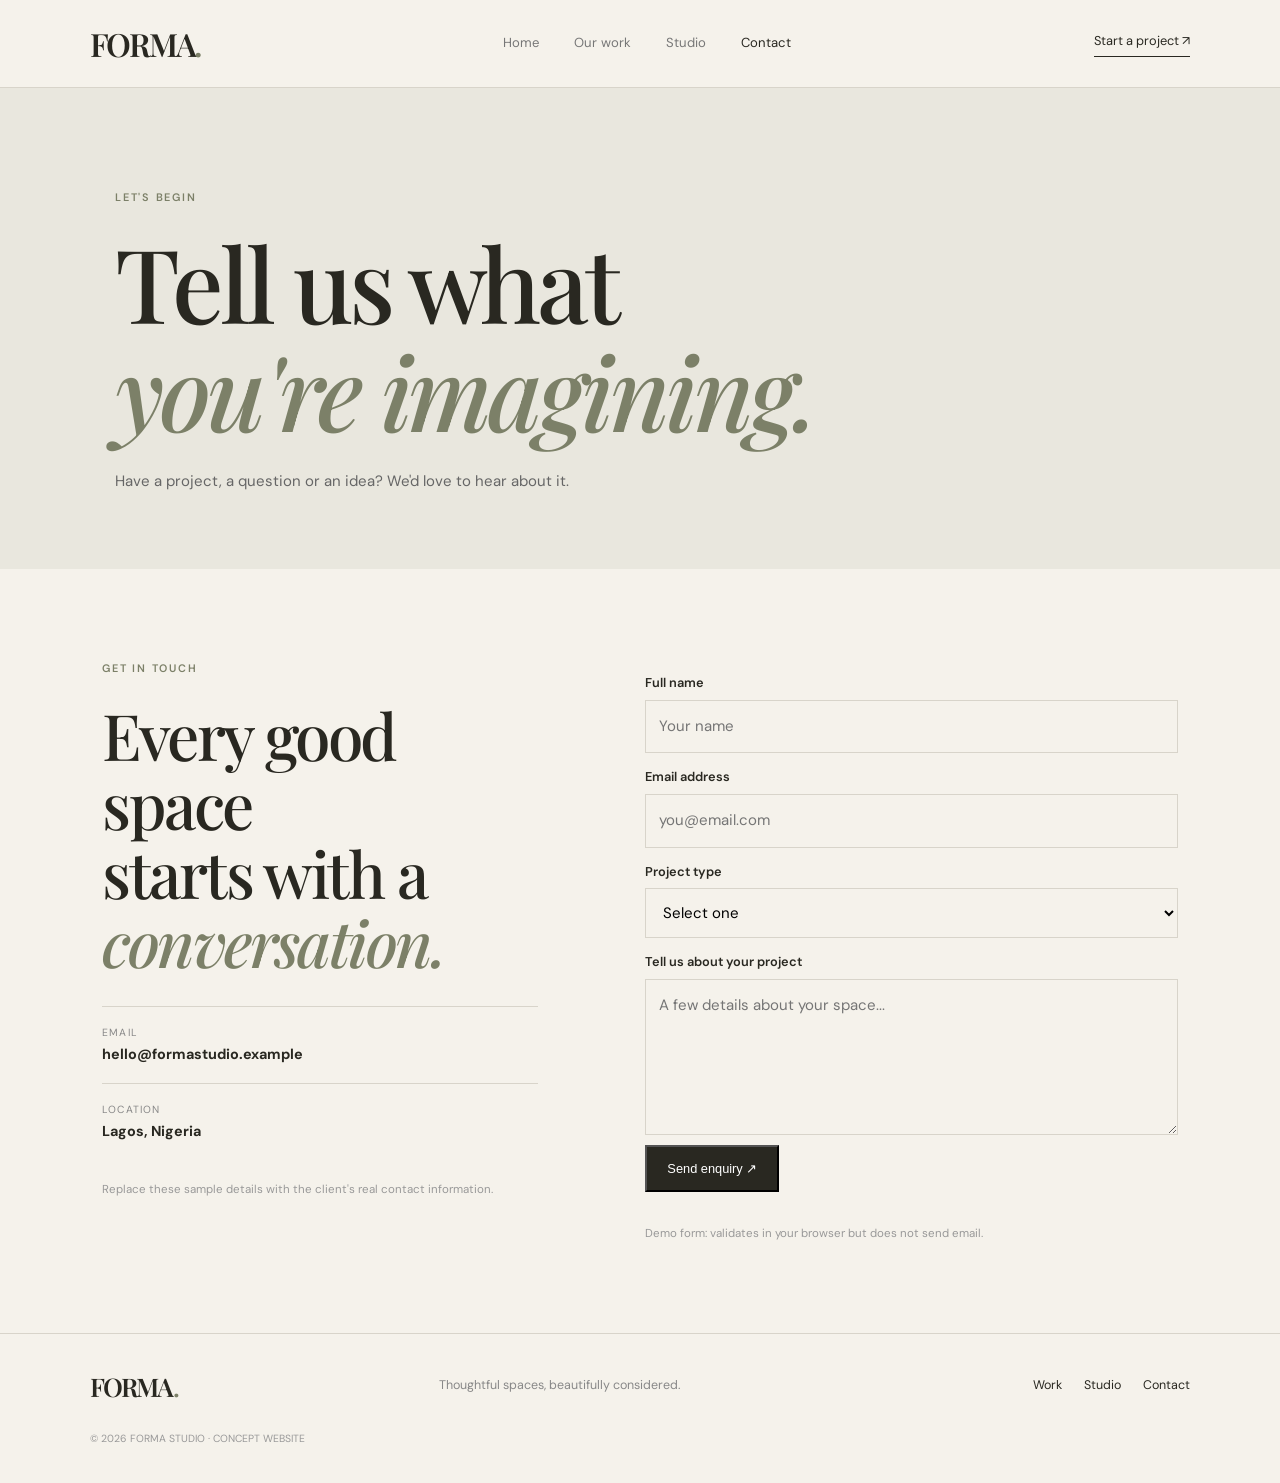
<file: contact.html>
<!doctype html>
<html lang="en">
    <head>
        <meta charset="utf-8">
        <meta name="viewport" content="width=device-width, initial-scale=1">
        <title>Contact — FORMA Studio</title>
        <link rel="stylesheet" href="css/style.css">
        <script defer src="js/script.js"></script>
    </head>
    <body>
        <header>
            <a class="brand" href="index.html">FORMA<span>.</span></a>
            <button class="menu" aria-label="Toggle navigation">☰</button>
            <nav>
                <a href="index.html">Home</a>
                <a href="work.html">Our work</a>
                <a href="studio.html">Studio</a>
                <a class="current" href="contact.html">Contact</a>
            </nav>
            <a class="nav-cta" href="contact.html">Start a project ↗</a>
        </header>
        <main>
            <section class="page-hero">
                <p class="kicker">LET'S BEGIN</p>
                <h1>Tell us what<br><i>you're imagining.</i></h1>
                <p>Have a project, a question or an idea? We'd love to hear about it.</p>
            </section>
            <section class="contact-grid section">
                <div>
                    <p class="kicker">GET IN TOUCH</p>
                    <h2>Every good space<br>starts with a <i>conversation.</i></h2>
                    <p class="contact-detail">EMAIL <b>hello@formastudio.example</b></p>
                    <p class="contact-detail">LOCATION <b>Lagos, Nigeria</b></p>
                    <p class="note">Replace these sample details with the client's real contact information.</p>
                </div>
                <form id="contactForm">
                    <label for="name">Full name</label>
                    <input id="name" required minlength="2" placeholder="Your name">
                    <label for="email">Email address</label>
                    <input id="email" type="email" required placeholder="you@email.com">
                    <label for="project">Project type</label>
                    <select id="project" required>
                        <option value="">Select one</option>
                        <option>Residential</option>
                        <option>Commercial</option>
                        <option>Styling</option>
                        <option>Other</option>
                    </select>
                    <label for="message">Tell us about your project</label>
                    <textarea id="message" rows="5" required minlength="10" placeholder="A few details about your space..."></textarea>
                    <button class="button" type="submit">Send enquiry ↗</button>
                    <p id="formStatus" aria-live="polite"></p>
                    <small class="note">Demo form: validates in your browser but does not send email.</small>
                </form>
            </section>
        </main>
        <footer>
            <a class="brand" href="index.html">FORMA<span>.</span></a>
            <p>Thoughtful spaces, beautifully considered.</p>
            <div>
                <a href="work.html">Work</a>
                <a href="studio.html">Studio</a>
                <a href="contact.html">Contact</a>
            </div>
            <small>© <span class="year"></span> FORMA STUDIO · CONCEPT WEBSITE</small>
        </footer>
    </body>
</html>
</file>
<file: css/style.css>
@import url('https://fonts.googleapis.com/css2?family=DM+Sans:wght@400;500;600;700&family=Playfair+Display:ital,wght@0,500;0,600;1,500;1,600&display=swap');

:root {
    --ink: #292821;
    --cream: #f5f2eb;
    --olive: #7c8068;
    --line: #d8d4ca;
    --white: #fff
}

* {
    box-sizing: border-box;
    margin: 0;
    padding: 0
}

body {
    background: var(--cream);
    color: var(--ink);
    font: 15px/1.7 'DM Sans', sans-serif
}

a {
    color: inherit;
    text-decoration: none
}

img {
    display: block;
    max-width: 100%;
    object-fit: cover
}

header {
    height: 88px;
    padding: 0 7%;
    display: flex;
    align-items: center;
    justify-content: space-between;
    border-bottom: 1px solid var(--line);
    gap: 20px
}

.brand {
    font: 600 2rem 'Playfair Display';
    letter-spacing: -.07em
}

.brand span {
    color: var(--olive)
}

nav {
    display: flex;
    gap: 35px
}

nav a {
    font-size: .82rem;
    color: #777
}

nav a:hover,
nav a.current {
    color: var(--ink)
}

.nav-cta {
    font-size: .8rem;
    border-bottom: 1px solid;
    padding-bottom: 4px
}

.menu {
    display: none;
    border: 0;
    background: none;
    font-size: 1.4rem
}

.hero {
    padding: 65px 7% 75px;
    display: grid;
    grid-template-columns: 1fr 1fr;
    gap: 7%;
    align-items: center
}

.kicker {
    font-size: .68rem;
    letter-spacing: .16em;
    font-weight: 600;
    color: var(--olive);
    margin-bottom: 22px
}

.hero h1,
.page-hero h1 {
    font: 500 clamp(3.5rem, 7vw, 7rem)/1.05 'Playfair Display';
    letter-spacing: -.04em
}

.hero h1 i,
.page-hero h1 i,
h2 i {
    color: var(--olive);
    font-weight: 500
}

.hero-text>p:not(.kicker) {
    max-width: 430px;
    color: #777;
    margin: 25px 0
}

.button {
    display: inline-flex;
    gap: 30px;
    align-items: center;
    background: var(--ink);
    color: white;
    padding: 14px 20px;
    font-size: .8rem;
    margin-top: 10px
}

.hero-note {
    margin-top: 55px;
    font-size: .65rem;
    letter-spacing: .12em;
    color: #999;
    display: flex;
    justify-content: space-between;
    max-width: 400px
}

.hero-photo {
    height: 510px;
    position: relative
}

.hero-photo img {
    width: 100%;
    height: 100%;
    object-fit: cover
}

.photo-caption {
    position: absolute;
    bottom: 15px;
    left: 15px;
    background: var(--cream);
    padding: 7px 11px;
    font-size: .62rem;
    letter-spacing: .1em
}

.section {
    padding: 90px 8%
}

.intro {
    display: grid;
    grid-template-columns: .65fr 1.35fr .9fr;
    gap: 25px;
    align-items: center;
    border-top: 1px solid var(--line)
}

.intro .kicker {
    margin: 0
}

.intro h2,
.section-head h2,
.statement h2,
.cta h2,
.contact-grid h2 {
    font: 500 clamp(2.6rem, 5vw, 5rem)/1.08 'Playfair Display';
    letter-spacing: -.04em
}

.intro-body {
    color: #777;
    max-width: 300px
}

.work {
    padding-top: 45px
}

.section-head {
    display: flex;
    align-items: end;
    justify-content: space-between;
    margin-bottom: 35px
}

.section-head .kicker {
    margin-bottom: 15px
}

.arrow-link {
    font-size: .8rem;
    border-bottom: 1px solid;
    padding-bottom: 4px
}

.tiles {
    display: grid;
    grid-template-columns: 1fr 1fr;
    gap: 25px
}

.tiles article img {
    width: 100%;
    height: 430px
}

.tiles article div {
    display: flex;
    justify-content: space-between;
    align-items: center;
    padding: 17px 0
}

.tiles h3 {
    font: 500 1.35rem 'Playfair Display'
}

.tiles span {
    font-size: .65rem;
    letter-spacing: .1em;
    color: #888
}

.statement {
    background: #35372e;
    color: white;
    padding: 100px 10%
}

.statement .kicker {
    color: #c3c6a9
}

.statement h2 {
    font-size: clamp(3.5rem, 7vw, 7rem);
    margin-bottom: 30px
}

.button-light {
    background: var(--cream);
    color: var(--ink)
}

.cta {
    padding: 90px 8%;
    display: flex;
    align-items: center;
    justify-content: space-between
}

.cta .kicker {
    margin-bottom: 20px
}

.circle-link {
    width: 135px;
    height: 135px;
    border: 1px solid var(--olive);
    border-radius: 50%;
    display: flex;
    align-items: center;
    justify-content: center;
    text-align: center;
    font-size: .8rem;
    line-height: 1.5;
    transition: background .2s
}

.circle-link:hover {
    background: #e5e4d9
}

footer {
    padding: 35px 7%;
    border-top: 1px solid var(--line);
    display: grid;
    grid-template-columns: 1fr 1.2fr 1fr;
    gap: 15px;
    align-items: center
}

footer .brand {
    font-size: 1.6rem
}

footer p {
    font-size: .78rem;
    color: #888
}

footer>div {
    display: flex;
    justify-content: flex-end;
    gap: 22px;
    font-size: .78rem
}

footer small {
    grid-column: 1/-1;
    color: #999;
    font-size: .65rem;
    margin-top: 12px
}

.page-hero {
    padding: 100px 9% 75px;
    background: #e9e7de
}

.page-hero h1 {
    font-size: clamp(3.7rem, 8vw, 7.5rem)
}

.page-hero>p:last-child {
    max-width: 500px;
    margin-top: 25px;
    color: #666
}

.portfolio {
    display: grid;
    grid-template-columns: 1fr 1fr;
    gap: 45px 25px
}

.portfolio article:first-child {
    grid-column: 1/-1
}

.portfolio article img {
    width: 100%;
    height: 380px
}

.portfolio article:first-child img {
    height: 570px
}

.portfolio article div {
    padding: 15px 0
}

.portfolio h2 {
    font: 500 1.7rem 'Playfair Display'
}

.portfolio p {
    font-size: .75rem;
    color: #888
}

.studio-split {
    display: grid;
    grid-template-columns: 1fr 1fr;
    gap: 8%;
    align-items: center
}

.studio-split img {
    height: 500px;
    width: 100%
}

.studio-split h2 {
    font: 500 clamp(2.8rem, 5vw, 5rem)/1.1 'Playfair Display';
    margin-bottom: 25px
}

.studio-split div>p:not(.kicker) {
    color: #777;
    margin-bottom: 17px
}

.services {
    background: #e9e7de;
    padding: 75px 9%
}

.services>.kicker {
    margin-bottom: 30px
}

.service {
    display: grid;
    grid-template-columns: 60px 1fr 1fr;
    gap: 25px;
    align-items: center;
    padding: 25px 0;
    border-top: 1px solid #cfccc2
}

.service span {
    font-size: .7rem;
    color: #888
}

.service h3 {
    font: 500 1.8rem 'Playfair Display'
}

.service p {
    font-size: .85rem;
    color: #777;
    max-width: 400px
}

.quote {
    padding: 100px 8%;
    text-align: center
}

.quote h2 {
    font: 500 clamp(2.7rem, 6vw, 5.8rem)/1.2 'Playfair Display'
}

.contact-grid {
    display: grid;
    grid-template-columns: .9fr 1.1fr;
    gap: 10%
}

.contact-grid h2 {
    margin-bottom: 30px
}

.contact-detail {
    border-top: 1px solid var(--line);
    padding: 17px 0;
    display: flex;
    flex-direction: column;
    font-size: .65rem;
    color: #888;
    letter-spacing: .1em
}

.contact-detail b {
    font-size: .9rem;
    color: var(--ink);
    letter-spacing: 0
}

.note {
    font-size: .72rem;
    color: #999;
    margin-top: 20px
}

.contact-grid form {
    display: flex;
    flex-direction: column
}

.contact-grid label {
    font-size: .8rem;
    font-weight: 600;
    margin: 13px 0 6px
}

.contact-grid input,
.contact-grid select,
.contact-grid textarea {
    background: transparent;
    border: 1px solid var(--line);
    padding: 13px;
    outline: 0;
    font: inherit
}

.contact-grid input:focus,
.contact-grid select:focus,
.contact-grid textarea:focus {
    border-color: var(--olive)
}

.contact-grid textarea {
    resize: vertical
}

.contact-grid form button {
    align-self: flex-start
}

.contact-grid #formStatus {
    font-size: .8rem;
    margin-top: 12px
}

@media(max-width:850px) {
    header {
        padding: 0 5%
    }

    nav {
        gap: 20px
    }

    .hero {
        padding: 55px 5%;
        gap: 5%
    }

    .hero-photo {
        height: 420px
    }

    .section {
        padding: 70px 6%
    }

    .tiles article img {
        height: 320px
    }

    .portfolio article:first-child img {
        height: 430px
    }

    .studio-split img {
        height: 400px
    }
}

@media(max-width:620px) {
    header {
        height: 72px
    }

    .menu {
        display: block;
        margin-left: auto
    }

    nav {
        display: none;
        position: absolute;
        top: 72px;
        left: 0;
        right: 0;
        background: var(--cream);
        padding: 20px 7%;
        flex-direction: column;
        z-index: 9;
        border-bottom: 1px solid var(--line)
    }

    nav.open {
        display: flex
    }

    .nav-cta {
        display: none
    }

    .hero {
        grid-template-columns: 1fr;
        padding: 45px 6%
    }

    .hero h1 {
        font-size: clamp(3.8rem, 15vw, 6.5rem)
    }

    .hero-photo {
        height: 350px;
        margin-top: 15px
    }

    .hero-note {
        margin-top: 35px
    }

    .intro {
        grid-template-columns: 1fr;
        gap: 20px
    }

    .intro .kicker {
        margin-bottom: 0
    }

    .intro-body {
        max-width: 450px
    }

    .section-head {
        align-items: flex-start;
        flex-direction: column;
        gap: 20px
    }

    .tiles {
        grid-template-columns: 1fr
    }

    .tiles article img {
        height: 340px
    }

    .tiles article div {
        align-items: flex-start;
        flex-direction: column
    }

    .statement {
        padding: 70px 7%
    }

    .cta {
        padding: 70px 6%;
        gap: 25px
    }

    .circle-link {
        width: 110px;
        height: 110px;
        flex-shrink: 0
    }

    footer {
        grid-template-columns: 1fr 1fr;
        padding: 30px 6%
    }

    footer p {
        grid-column: 1/-1;
        grid-row: 2
    }

    footer>div {
        grid-column: 1/-1;
        justify-content: flex-start
    }

    .page-hero {
        padding: 70px 6%
    }

    .portfolio {
        grid-template-columns: 1fr;
        gap: 30px
    }

    .portfolio article:first-child {
        grid-column: auto
    }

    .portfolio article img,
    .portfolio article:first-child img {
        height: 340px
    }

    .studio-split,
    .contact-grid {
        grid-template-columns: 1fr
    }

    .studio-split img {
        height: 330px
    }

    .studio-split div {
        padding-top: 20px
    }

    .services {
        padding: 60px 6%
    }

    .service {
        grid-template-columns: 35px 1fr;
        gap: 12px
    }

    .service p {
        grid-column: 2
    }

    .quote {
        padding: 75px 6%
    }

    .contact-grid>div {
        margin-bottom: 25px
    }
}
</file>
